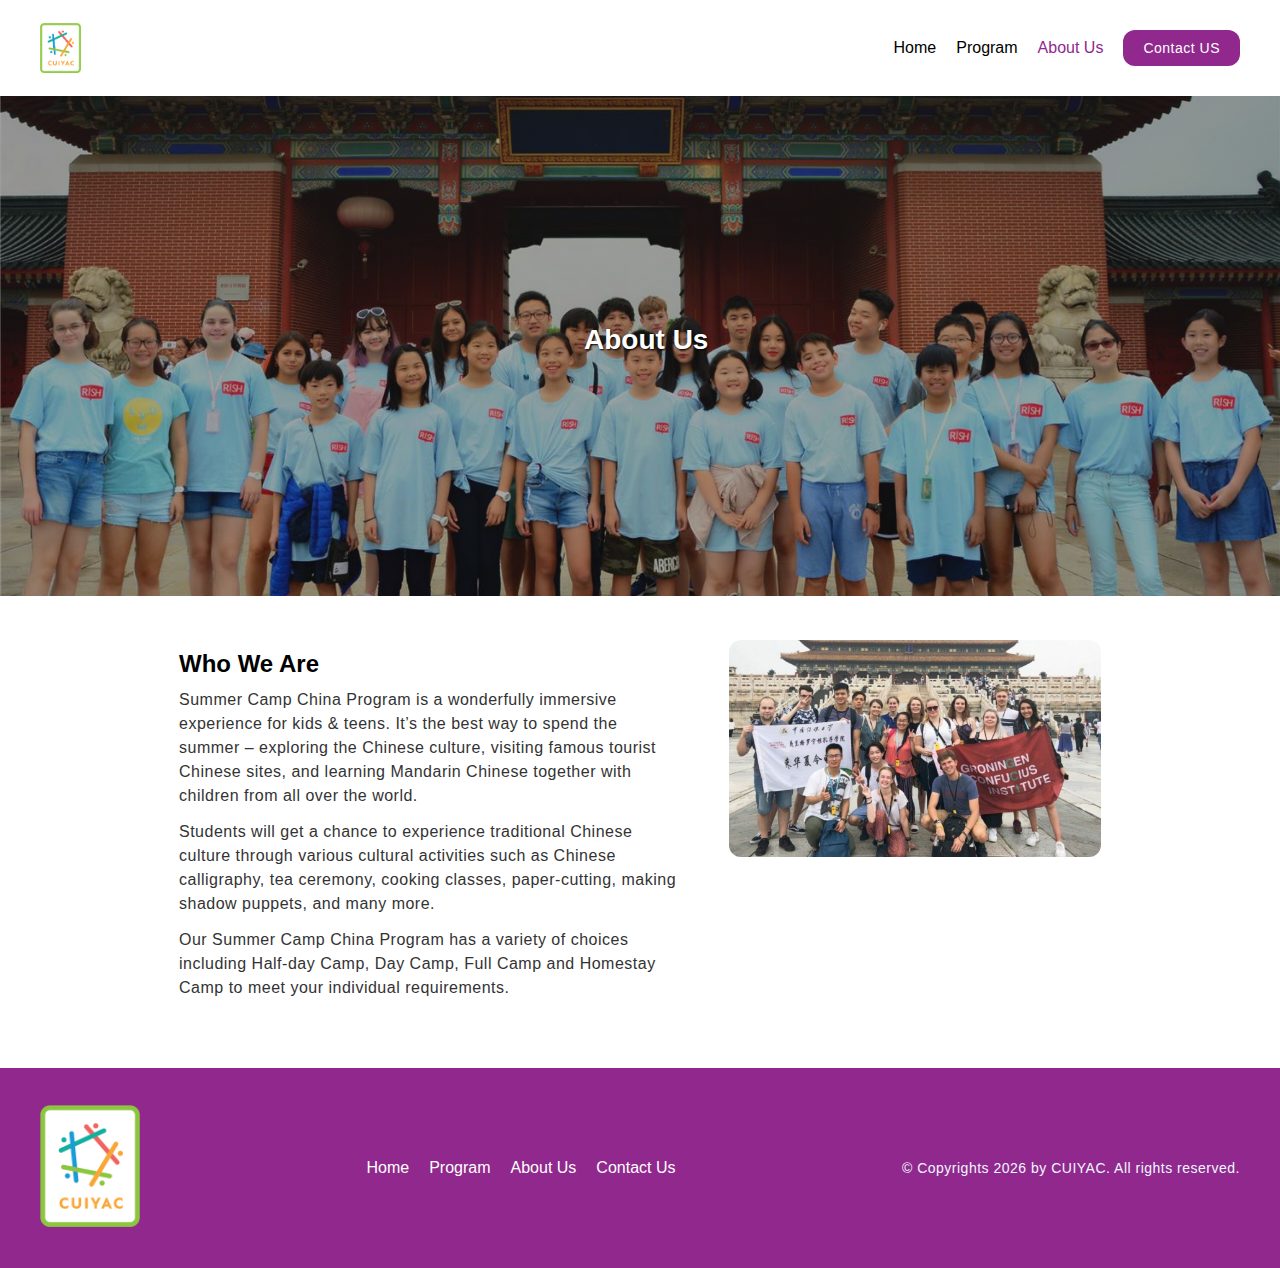
<file: about_us.html>
<!DOCTYPE html>
<html lang="en">

<head>
    <meta charset="UTF-8">
    <meta name="viewport" content="width=device-width, initial-scale=1.0">
    <link rel="stylesheet" href="css/reset.css">
    <link rel="stylesheet" href="css/style.css">
    <link rel="icon" type="image/x-icon" href="/images/CUIYAC_Favicon.png">
    <title>About Us</title>
</head>

<body>
    <div class="skip"><a href="#main">Skip to Main Content</a></div>
    <header>
        <div class="header-content">
            <img src="images/CUIYAC_Vertical_Logo.png" alt="CUIYAC Logo">
            <div class="hamburger-menu" onclick="toggleMenu()">
                <span></span>
                <span></span>
                <span></span>
            </div>
            <nav class="nav-menu">
                <ul>
                    <li><a href="index.html">Home</a></li>
                    <li><a href="program.html">Program</a></li>
                    <li class="active"><a href="about_us.html">About Us</a></li>
                    <li><a href="contact_us.html" class="cta-button">Contact US</a></li>
                </ul>
            </nav>
        </div>
    </header>
    <main id="main">
        <section class="pro-hero-image about_us">
            <h1>About Us</h1>
        </section>

        <section class="key_feature">
            <div class="key_feature_text">
                <h2>Who We Are</h2>
                <p>Summer Camp China Program is a wonderfully immersive experience for kids & teens. It’s the best way
                    to spend the summer – exploring the Chinese culture, visiting famous tourist Chinese sites, and
                    learning Mandarin Chinese together with children from all over the world.</p>
                <p>Students will get a chance to experience traditional Chinese culture through various cultural
                    activities such as Chinese calligraphy, tea ceremony, cooking classes, paper-cutting, making shadow
                    puppets, and many more.</p>
                <p>Our Summer Camp China Program has a variety of choices including Half-day Camp, Day Camp, Full Camp
                    and Homestay Camp to meet your individual requirements.</p>
                </p>
            </div>
            <div>
                <img src="images/about_us-2.jpg" alt="summer camps in Beijing">
            </div>
        </section>
    </main>
    <footer class="footer-flex">
        <div class="footer-logo">
            <img src="images/CUIYAC_Vertical_Logo.png" alt="UMSI Logo" width="150">
        </div>
        <nav aria-label="Footer navigation">
            <ul>
                <li><a href="index.html">Home</a></li>
                <li><a href="program.html">Program</a></li>
                <li><a href="about_us.html">About Us</a></li>
                <li><a href="contact_us.html">Contact Us</a></li>
            </ul>
        </nav>

        <div class="footer-info">
            <p>© Copyrights <span id="year"></span> by CUIYAC. All rights reserved.</p>
        </div>
    </footer>
    <script>
        document.getElementById("year").innerHTML = new Date().getFullYear();
    </script>
</body>

</html>
</file>
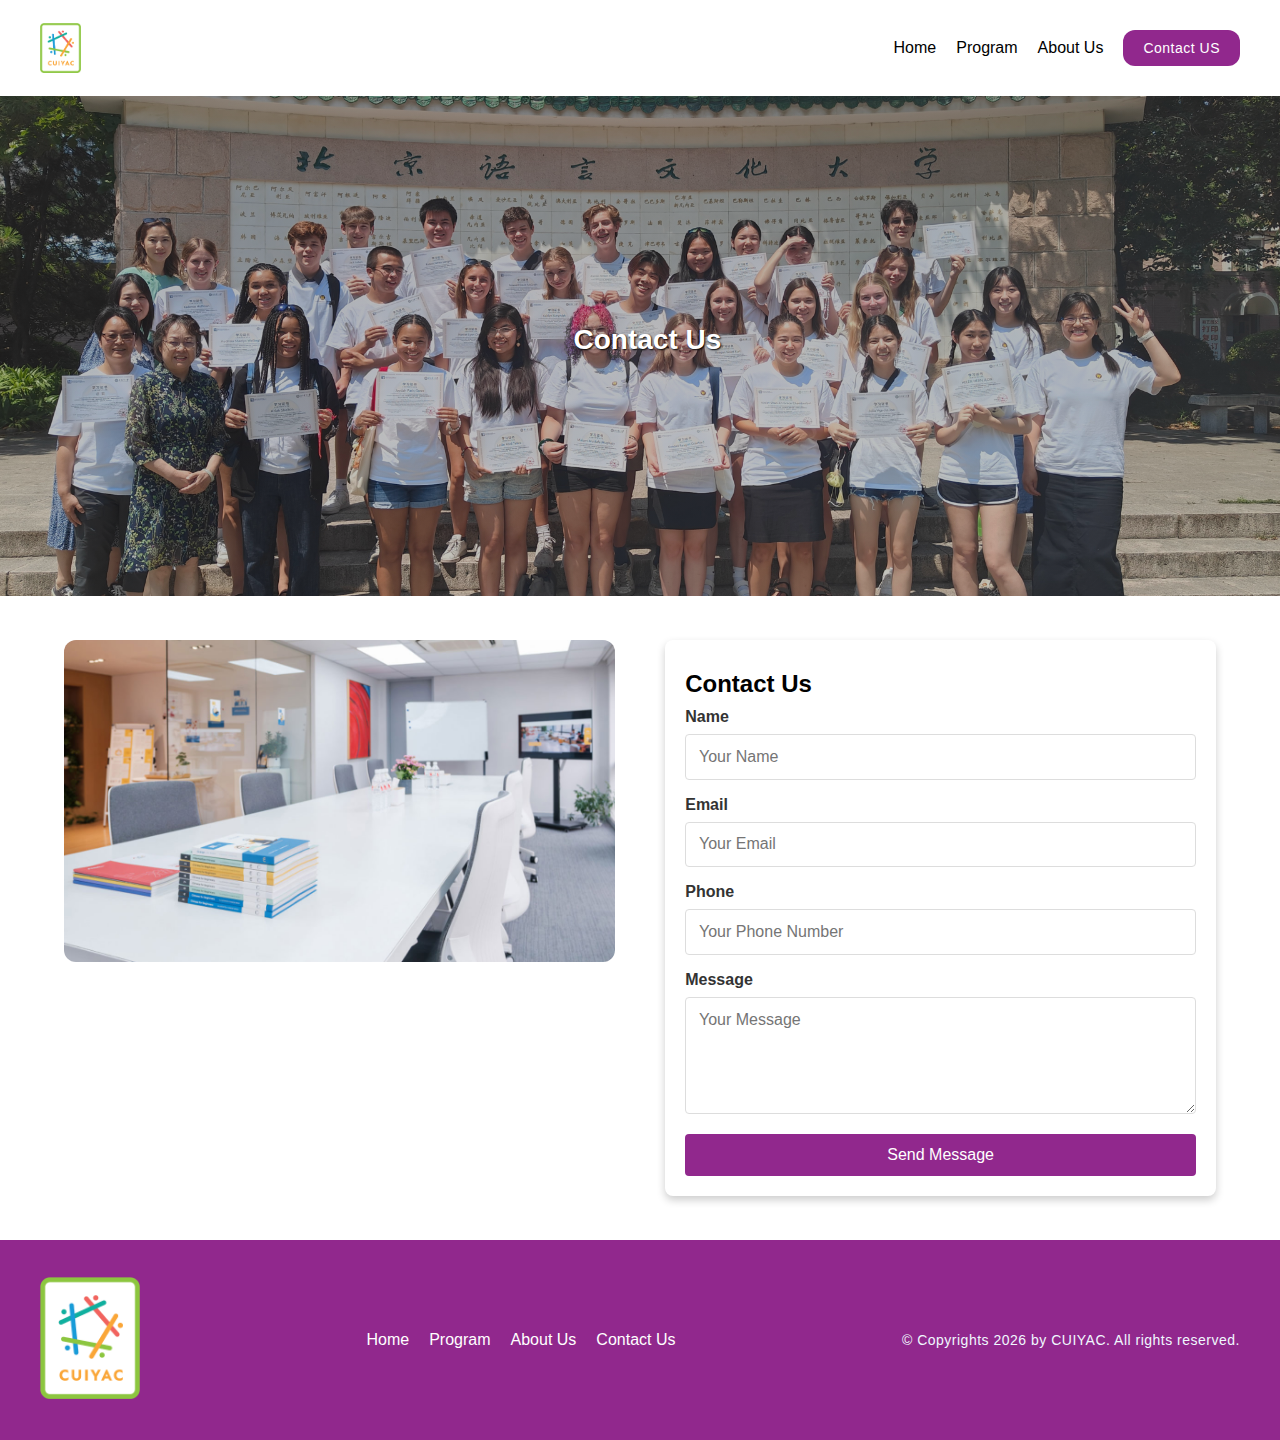
<file: contact_us.html>
<!DOCTYPE html>
<html lang="en">

<head>
    <meta charset="UTF-8">
    <meta name="viewport" content="width=device-width, initial-scale=1.0">
    <link rel="stylesheet" href="css/reset.css">
    <link rel="stylesheet" href="css/style.css">
    <link rel="icon" type="image/x-icon" href="/images/CUIYAC_Favicon.png">
    <title>Contact Us</title>
</head>

<body>
    <div class="skip"><a href="#main">Skip to Main Content</a></div>
    <header>
        <div class="header-content">
            <img src="images/CUIYAC_Vertical_Logo.png" alt="CUIYAC Logo">
            <div class="hamburger-menu" onclick="toggleMenu()">
                <span></span>
                <span></span>
                <span></span>
            </div>
            <nav class="nav-menu">
                <ul>
                    <li><a href="index.html">Home</a></li>
                    <li><a href="program.html">Program</a></li>
                    <li><a href="about_us.html">About Us</a></li>
                    <li><a href="contact_us.html" class="cta-button">Contact US</a></li>
                </ul>
            </nav>
        </div>
    </header>
    <main id="main">
        <section class="pro-hero-image">
            <h1>Contact Us</h1>
        </section>

        <section id="key_feature_left">
            <figure class="office_image">
                <img src="images/Contact_us.jpg" alt="CUIYAC Office">
            </figure>
            <div class="contact-form-container">
                <h2>Contact Us</h2>
                <form id="contactForm">
                    <div class="form-group">
                        <label for="name">Name</label>
                        <input type="text" id="name" 
                               name="name" 
                               placeholder="Your Name" required>
                        <span class="error-message" id="nameError"></span>
                    </div>
                    <div class="form-group">
                        <label for="email">Email</label>
                        <input type="email" id="email" 
                               name="email" 
                               placeholder="Your Email" required>
                        <span class="error-message" id="emailError"></span>
                    </div>
                    <div class="form-group">
                        <label for="phone">Phone</label>
                        <input type="tel" id="phone" 
                               name="phone" 
                               placeholder="Your Phone Number" required>
                        <span class="error-message" id="phoneError"></span>
                    </div>
                    <div class="form-group">
                        <label for="message">Message</label>
                        <textarea id="message" 
                                  name="message" 
                                  placeholder="Your Message" 
                                  rows="5" required></textarea>
                        <span class="error-message" 
                              id="messageError"></span>
                    </div>
                    <button type="submit" 
                            class="submit-button">
                      Send Message
                    </button>
                </form>
            </div>
        
        </section>

    </main>
    <footer class="footer-flex">
        <div class="footer-logo">
            <img src="images/CUIYAC_Vertical_Logo.png" alt="UMSI Logo" width="150">
        </div>
        <nav aria-label="Footer navigation">
            <ul>
                <li><a href="index.html">Home</a></li>
                <li><a href="program.html">Program</a></li>
                <li><a href="about_us.html">About Us</a></li>
                <li><a href="contact_us.html">Contact Us</a></li>
            </ul>
        </nav>

        <div class="footer-info">
            <p>© Copyrights <span id="year"></span> by CUIYAC. All rights reserved.</p>
        </div>
    </footer>
    <script>
        document.getElementById("year").innerHTML = new Date().getFullYear();
    </script>
    <script>
        function toggleMenu() {
            const hamburger = document.querySelector('.hamburger-menu');
            const nav = document.querySelector('.nav-menu');

            hamburger.classList.toggle('active');
            nav.classList.toggle('active');
        }

        // Close menu when clicking outside (optional)
        document.addEventListener('click', (e) => {
            const nav = document.querySelector('.nav-menu');
            const hamburger = document.querySelector('.hamburger-menu');

            if (!nav.contains(e.target) && !hamburger.contains(e.target) && nav.classList.contains('active')) {
                nav.classList.remove('active');
                hamburger.classList.remove('active');
            }
        });
    </script>
    <script>
      document.getElementById('contactForm').addEventListener('submit', function (event) {
    event.preventDefault();

    // Clear previous errors
    const errorElements = document.querySelectorAll('.error-message');
    errorElements.forEach(el => el.style.display = 'none');

    // Get form values
    const name = document.getElementById('name').value.trim();
    const email = document.getElementById('email').value.trim();
    const phone = document.getElementById('phone').value.trim();
    const message = document.getElementById('message').value.trim();

    // Validation flags
    let isValid = true;

    // Name validation
    if (name === '') {
        document.getElementById('nameError').textContent = 'Name is required';
        document.getElementById('nameError').style.display = 'block';
        isValid = false;
    }

    // Email validation
    const emailPattern = /^[^\s@]+@[^\s@]+\.[^\s@]+$/;
    if (email === '' || !emailPattern.test(email)) {
        document.getElementById('emailError').textContent = 'Valid email is required';
        document.getElementById('emailError').style.display = 'block';
        isValid = false;
    }

    // Phone validation
    const phonePattern = /^[0-9]{10}$/;
    if (phone === '' || !phonePattern.test(phone)) {
        document.getElementById('phoneError').textContent = 'Valid phone number is required';
        document.getElementById('phoneError').style.display = 'block';
        isValid = false;
    }

    // Message validation
    if (message === '') {
        document.getElementById('messageError').textContent = 'Message is required';
        document.getElementById('messageError').style.display = 'block';
        isValid = false;
    }

    // If form is valid, you can submit it or perform any other action
    if (isValid) {
        alert('Form submitted successfully!');
        // You can also submit the form here using AJAX or similar methods
    }
    });


    </script>
</body>

</html>
</file>
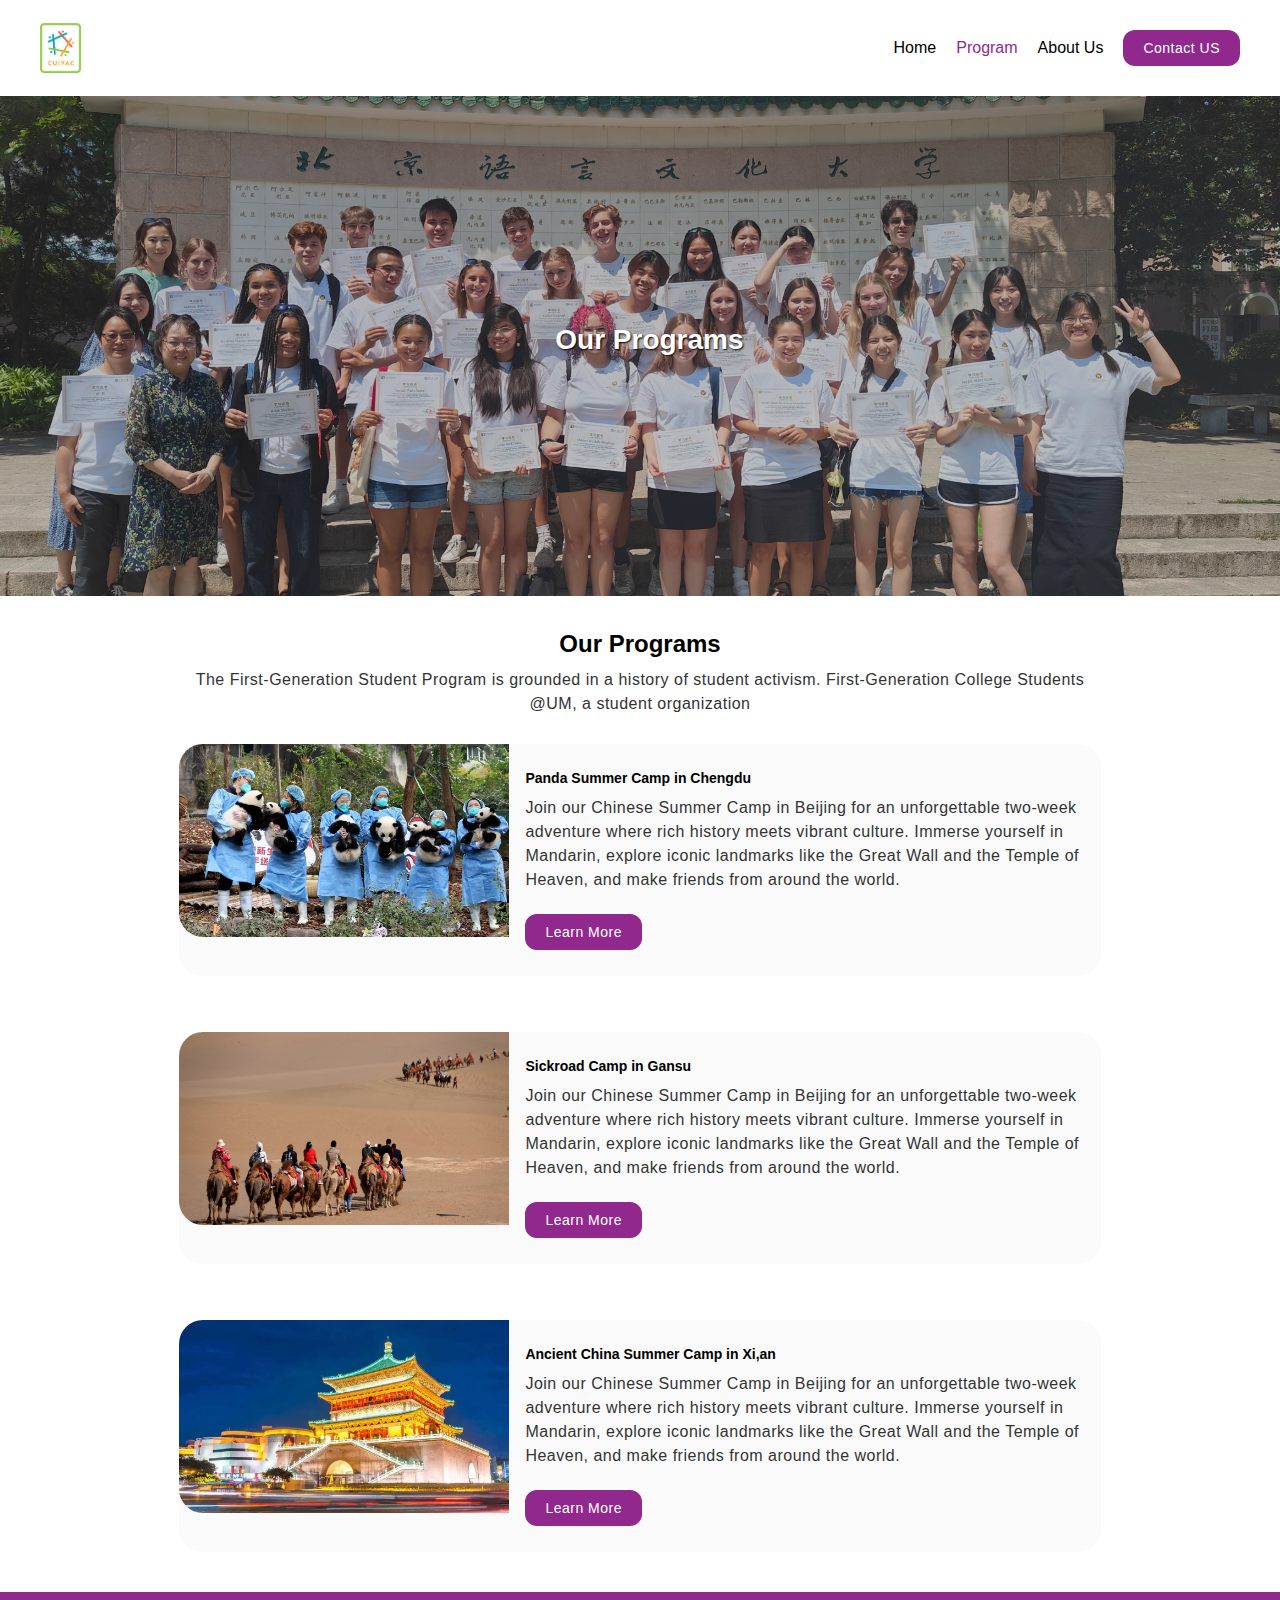
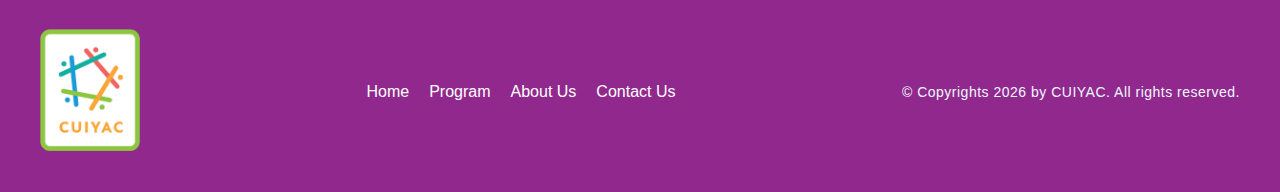
<file: program.html>
<!DOCTYPE html>
<html lang="en">

<head>
    <meta charset="UTF-8">
    <meta name="viewport" content="width=device-width, initial-scale=1.0">
    <link rel="stylesheet" href="css/reset.css">
    <link rel="stylesheet" href="css/style.css">
    <link rel="icon" type="image/x-icon" href="/images/CUIYAC_Favicon.png">
    <title>Programs</title>
</head>

<body>
    <div class="skip"><a href="#main">Skip to Main Content</a></div>
    <header>
        <div class="header-content">
            <img src="images/CUIYAC_Vertical_Logo.png" alt="CUIYAC Logo">
            <div class="hamburger-menu" onclick="toggleMenu()">
                <span></span>
                <span></span>
                <span></span>
            </div>
            <nav class="nav-menu">
                <ul>
                    <li><a href="index.html">Home</a></li>
                    <li class="active"><a href="program.html">Program</a></li>
                    <li><a href="about_us.html">About Us</a></li>
                    <li><a href="contact_us.html" class="cta-button">Contact US</a></li>
                </ul>
            </nav>
        </div>
    </header>
    <main id="main">
        <section class="pro-hero-image">
            <h1>Our Programs</h1>
        </section>

        <section class="our_programs">
            <div class="text_box"></div>
                <h2>Our Programs</h2>
                <p>The First-Generation Student Program is grounded in a history of student activism. First-Generation
                    College Students @UM, a student organization</p>
            </div>
            <div class="Program_flex_box landscape">
                <div class="program_card new_style">
                    <div>
                        <img src="images/program_01.jpg" alt="panda summer camp">
                    </div>
                    <div class="program_card_text">
                        <h3>Panda Summer Camp in Chengdu</h3>
                        <p>Join our Chinese Summer Camp in Beijing for an unforgettable two-week adventure where rich
                            history meets vibrant culture. Immerse yourself in Mandarin, explore iconic landmarks like
                            the Great Wall and the Temple of Heaven, and make friends from around the world.</p>
                        <a href="https://firstgen.umich.edu/events/" class="cta-button">Learn More</a>
                    </div>
                </div>

                <div class="program_card new_style">
                    <div>
                        <img src="images/Program-2.jpg" alt="silkroad summer camp">
                    </div>
                    <div class="program_card_text">
                        <h3>Sickroad Camp in Gansu</h3>
                        <p>Join our Chinese Summer Camp in Beijing for an unforgettable two-week adventure where rich
                            history meets vibrant culture. Immerse yourself in Mandarin, explore iconic landmarks like
                            the Great Wall and the Temple of Heaven, and make friends from around the world.</p>
                        <a href="https://firstgen.umich.edu/events/" class="cta-button">Learn More</a>
                    </div>
                </div>

                <div class="program_card new_style">
                    <div>
                        <img src="images/program-03.jpg" alt="ancient china summer camp">
                    </div>
                    <div class="program_card_text">
                        <h3>Ancient China Summer Camp in Xi,an</h3>
                        <p>Join our Chinese Summer Camp in Beijing for an unforgettable two-week adventure where rich
                            history meets vibrant culture. Immerse yourself in Mandarin, explore iconic landmarks like
                            the Great Wall and the Temple of Heaven, and make friends from around the world.</p>
                        <a href="https://firstgen.umich.edu/events/" class="cta-button">Learn More</a>
                    </div>
                </div>

            </div>
        </section>
    </main>
    <footer class="footer-flex">
        <div class="footer-logo">
            <img src="images/CUIYAC_Vertical_Logo.png" alt="UMSI Logo" width="150">
        </div>
        <nav aria-label="Footer navigation">
            <ul>
                <li><a href="index.html">Home</a></li>
                <li><a href="program.html">Program</a></li>
                <li><a href="about_us.html">About Us</a></li>
                <li><a href="contact_us.html">Contact Us</a></li>
            </ul>
        </nav>

        <div class="footer-info">
            <p>© Copyrights <span id="year"></span> by CUIYAC. All rights reserved.</p>
        </div>
    </footer>
    <script>
        document.getElementById("year").innerHTML = new Date().getFullYear();
    </script>
    <script>
        function toggleMenu() {
            const hamburger = document.querySelector('.hamburger-menu');
            const nav = document.querySelector('.nav-menu');

            hamburger.classList.toggle('active');
            nav.classList.toggle('active');
        }

        // Close menu when clicking outside (optional)
        document.addEventListener('click', (e) => {
            const nav = document.querySelector('.nav-menu');
            const hamburger = document.querySelector('.hamburger-menu');

            if (!nav.contains(e.target) && !hamburger.contains(e.target) && nav.classList.contains('active')) {
                nav.classList.remove('active');
                hamburger.classList.remove('active');
            }
        });
    </script>
</body>

</html>
</file>
<file: css/style.css>
header img {
    height: 50px;
    z-index: 1000;
}

body {
    background: white;
    color: black;
    font-family: Arial, Helvetica, sans-serif;
}

.active {
    color: #91288D;
}

.skip a {
    position: absolute;
    top: -40px;
    left: 0;
    background-color: #333;
    color: #fff;
    padding: 8px 16px;
    text-decoration: none;
    z-index: 20000;

}

.skip a:focus {
    top: 10px;
    left: 10px;
    z-index: 20000;
    border-radius: 8px;
    text-decoration: underline;
}

header {
    padding: 20px;
    background-color: white;
    position: relative;

}

.header-content {
    display: flex;
    justify-content: space-between;
    align-items: center;
    max-width: 1200px;
    margin: 0 auto;
}

.hamburger-menu {
    display: block;
    cursor: pointer;
    padding: 10px;
    z-index: 1000;
}

.hamburger-menu span {
    display: block;
    width: 25px;
    height: 3px;
    background-color: black;
    margin: 5px 0;
    transition: all 0.3s ease;
}

/* Hamburger menu animation */
.hamburger-menu.active span:nth-child(1) {
    transform: rotate(45deg) translate(5px, 5px);
}

.hamburger-menu.active span:nth-child(2) {
    opacity: 0;
}

.hamburger-menu.active span:nth-child(3) {
    transform: rotate(-45deg) translate(7px, -7px);
}

/* Mobile navigation styles - changed for top-down animation */
.nav-menu {
    position: fixed;
    top: -140%;
    /* Changed from left: -100% to top: -100% */
    left: 0;
    /* Add this */
    width: 100%;
    /* Full width */
    height: auto;
    background-color: white;
    padding: 80px 20px 20px;
    transition: top 0.3s ease;
    /* Changed from left to top */
    box-shadow: 0 2px 5px rgba(0, 0, 0, 0.1);
    z-index: 999;
}

.nav-menu.active {
    top: 0;
    /* Changed from left: 0 to top: 0 */
}

nav ul {
    display: flex;
    flex-direction: column;
    gap: 15px;
    list-style: none;
    margin: 0;
    padding: 0;
    text-align: center;
    align-items: center;
}

nav a {
    text-decoration: none;
    color: black;
    font-size: 16px;
    display: block;
    padding: 8px 0;
}

/* Optional: Add overlay background */
.nav-overlay {
    display: none;
    position: fixed;
    top: 0;
    left: 0;
    width: 100%;
    height: 100%;
    background-color: rgba(0, 0, 0, 0.5);
    z-index: 998;
}

.nav-overlay.active {
    display: block;
}


h1 {
    font-size: 22px;
    font-family: "proxima-nova", sans-serif;
    font-weight: 800;
    color: white;
    text-align: left;
    text-shadow: 1px 1px 2px black;
}

h2 {
    font-family: "proxima-nova", sans-serif;
    font-weight: 800;
    font-size: 24px;
    color: black;
    text-align: left;
    padding: 10px 0 10px 0;

}

h3 {
    font-family: "proxima-nova", sans-serif;
    font-weight: 800;
    font-size: 14px;
    color: black;
    text-align: left;
    padding: 10px 0 10px 0;

}

p {
    line-height: 150%;
    font-weight: 300;
    font-size: 14px;
    font-family: "inter", sans-serif;
    text-align: left;
    padding-bottom: 12px;
    letter-spacing: 0.5px;
    color: #333;
}

.key_feature {
    display: flex;
    flex-direction: column;
    gap: 10px;
}

.key_feature img {
    border-radius: 12px;
}

section {
    padding: 24px;
}

.cta-button {
    display: inline-block;
    padding: 10px 20px;
    background-color: #91288D;
    color: white;
    text-decoration: none;
    border-radius: 12px;
    margin: 10px 0;
    transition: all 0.3s ease;
    border: none;
    font-size: 14px;
    font-weight: 500;
    letter-spacing: 0.5px;
    /* width: 100%; */
    text-align: center;
}

.cta-button:hover {
    background-color: #BD7EBB;
    color: white;
}

.home-hero-image {
    background-image: linear-gradient(rgba(46, 45, 45, 0.375), rgba(39, 38, 38, 0.271)), URL("../images/Hero_image.jpg");
    height: 300px;
    width: 100%;
    background-position: center;
    background-repeat: no-repeat;
    background-size: cover;
    position: relative;
}

.pro-hero-image {
    background-image: linear-gradient(rgba(46, 45, 45, 0.375), rgba(39, 38, 38, 0.271)), URL("../images/program_hero_image.jpeg");
    height: 300px;
    width: 100%;
    background-position: center;
    background-repeat: no-repeat;
    background-size: cover;
    position: relative;
}

.about_us{
    background-image: linear-gradient(rgba(46, 45, 45, 0.375), rgba(39, 38, 38, 0.271)), URL("../images/about_us.jpg");

}
.pro-hero-image h1 {
    position: absolute;
    top: 50%;
    left: 50%;
    transform: translate(-45%, -50%);
    color: white;
    text-shadow: 1px 1px 2px black;
}

.hero-text {
    text-align: left;
    position: absolute;
    top: 50%;
    left: 40%;
    transform: translate(-45%, -50%);
    color: white;
}

.hero-text p {
    size: 14px;
    line-height: 120%;
    color: white;
    text-align: left;
    text-shadow: 1px 1px 2px black;
}


.hero-text button:hover {
    background-color: orangered;
    color: white;
}

.Program_flex_box {
    display: flex;
    flex-direction: column;
}

.program_card {
    background-color: #fafafa;
    border-radius: 24px;
    margin: 16px 0;
}

.program_card_text {
    padding: 16px;
}

.provide_flex_box {
    display: flex;
    flex-direction: column;
}

.provide_box {
    display: flex;
    flex-direction: column;
    align-items: center;
    border-radius: 8px;
    margin-bottom: 20px;
    padding: 18px 18px;
    width: 100%;
}

.what_we_provide {
    display: flex;
    flex-direction: column;
    gap: 10px;
}

.testimonial {
    background-color: #FAFAFA;
}

.testimonial_box {
    display: flex;
    flex-direction: column;
    align-items: flex-start;
    box-shadow: 0 4px 8px 0 rgba(210, 209, 209, 0.2), 0 6px 20px 0 rgba(191, 190, 190, 0.19);
    background-color: white;
    border-radius: 16px;
    margin-bottom: 20px;
    padding: 36px;
}

.testimonial_flex {
    display: flex;
    flex-direction: column;
    gap: 10px;
}


.testimonial_box img {
    width: 40px;
    height: auto;
    border-radius: 100px;
}

.program_card img {
   border-radius: 24px 24px 0 0;
}

/* contact form style */
.contact-form-container {
    background-color: #fff;
    padding: 20px;
    border-radius: 8px;
    box-shadow: 0 4px 8px rgba(0, 0, 0, 0.2);
    max-width: 600px;
    width: 100%;
}

.form-group {
    margin-bottom: 1rem;
}

label {
    display: block;
    margin-bottom: 0.5rem;
    font-weight: bold;
    color: #333;
}

input,
textarea {
    width: 100%;
    padding: 0.8rem;
    border: 1px solid #ddd;
    border-radius: 4px;
    box-sizing: border-box;
    font-size: 1rem;
}

textarea {
    resize: vertical;
}

.error-message {
    color: red;
    font-size: 0.875rem;
    display: none;
    /* Hidden by default */
}

.submit-button {
    background-color: #91288D;
    color: white;
    border: none;
    padding: 0.75rem;
    border-radius: 4px;
    font-size: 1rem;
    cursor: pointer;
    width: 100%;
    transition: background-color 0.3s;
}

.submit-button:hover {
    background-color: #BD7EBB;
}

.grid-container {
    display: grid;
    grid-template-columns: repeat(auto-fill, minmax(200px, 1fr));
    gap: 16px;
    padding: 16px 8px;
}

.grid-item {
    background-color: #f0f0f0;
    border: 1px solid #ccc;
    border-radius: 8px;
    padding: 16px;
    text-align: center;
}

.office_image img{
    border-radius: 12px;
}

/* footer style */
.footer-flex {
    background-color: #91288D;
    height: 500px;
    padding: 20px 8px;
    gap: 10px;
    max-width: 100%;
    margin: 0 auto;
    display: flex;
    flex-direction: column;
    gap: 30px;
    align-items: center;
}

.footer-logo img {
    max-width: 100px;
    height: auto;

}

footer nav ul {
    list-style: none;
    padding: 0;
    display: flex;
    justify-content: center;
    gap: 20px;
}

.footer-info {
    text-align: center;
}

.footer-info p {
    color: aliceblue;
    font-size: 14px;
    text-align: center;
    margin: 5px 0;
    padding: 0px;
}

footer a {
    color: white;
}

footer a:hover {
    text-decoration: underline;
}


@media screen and (min-width: 600px) {
    .hamburger-menu {
        display: none;
    }

    .home-hero-image {
        height: 500px;
    }

    .pro-hero-image {
        height: 500px;
    }

    .nav-menu {
        position: static;
        width: auto;
        height: auto;
        padding: 0;
        box-shadow: none;
        background-color: transparent;
        top: 0;
        /* Reset top position */
    }

    nav ul {
        flex-direction: row;
        gap: 20px;
        text-align: left;
        /* Reset text alignment */
    }

    nav a {
        padding: 0;
    }

    nav a:hover {
        color: #91288D;
    }

    nav a:active {
        color: #91288D;
    }

    .nav-overlay {
        display: none !important;
        /* Never show overlay on desktop */
    }
    footer a:hover {
        text-decoration: underline;
        color:white;
    }

    .provide_flex_box {
        display: flex;
        flex-direction: row;
        gap: 10px;
        justify-content: space-between;
    }

    .footer-flex {
        height: 300px;
        max-width: 100%;
        margin: 0 auto;
        display: flex;
        flex-direction: column;
        gap: 30px;
        align-items: center;
    }

    .cta-button {
        width: auto;
    }


}


@media screen and (min-width: 900px) {
    h1 {
        font-size: 28px;
        padding-bottom: 12px;
    }

    h2 {
        font-size: 24px;
    }

    p {
        font-size: 16px;
        line-height: 150%;
    }

    header {
        padding-left: 40px;
        padding-right: 40px;
    }

    .header-content {
        max-width: 100%;
    }

    .nav-menu .active a {
        color: #91288D;
    }

    .key_feature {
        display: flex;
        flex-direction: row;
        gap: 50px;
        margin: 20px 155px;
    }

    .our_programs {
        margin: 0 155px;
    }

    .error {
        align-items: center;
    }

    #key_feature_left {
        display: flex;
        flex-direction: row;
        gap: 50px;
        margin: 20px 40px;
    }

    .key_list {
        margin: 20px 155px;
    }

    .key_feature img {
        max-width: 100%;
    }

    .what_we_provide {
        margin: 0 40px;
    }

    .Program_flex_box {
        display: flex;
        flex-direction: row;
        gap: 24px;
    }

    .landscape {
        display: flex;
        flex-direction: column;
    }

    .program_card {
        display: flex;
        flex-direction: column;
    }

    .new_style {
        display: flex;
        flex-direction: row;
    }
    .new_style img{
        border-radius: 24px 0 0 24px;
    }
    .testimonial_flex {
        flex-direction: row;
        gap: 24px;
        margin: 10px 155px 0 155px;

    }

    .our_programs h2,
    .our_programs p,
    .key_list h2,
    .key_list p,
    .testimonial h2 {
        text-align: center;
    }

    .program_card_text p {
        text-align: left;
    }

    .key_feature_text {
        max-width: 500px;
    }

    .footer-flex {
        max-width: 100%;
        height: 200px;
        margin: 0 auto;
        display: flex;
        flex-direction: row;
        gap: 30px;
        align-items: center;
        justify-content: space-between;
        padding: 0 40px;
    }


}
</file>
